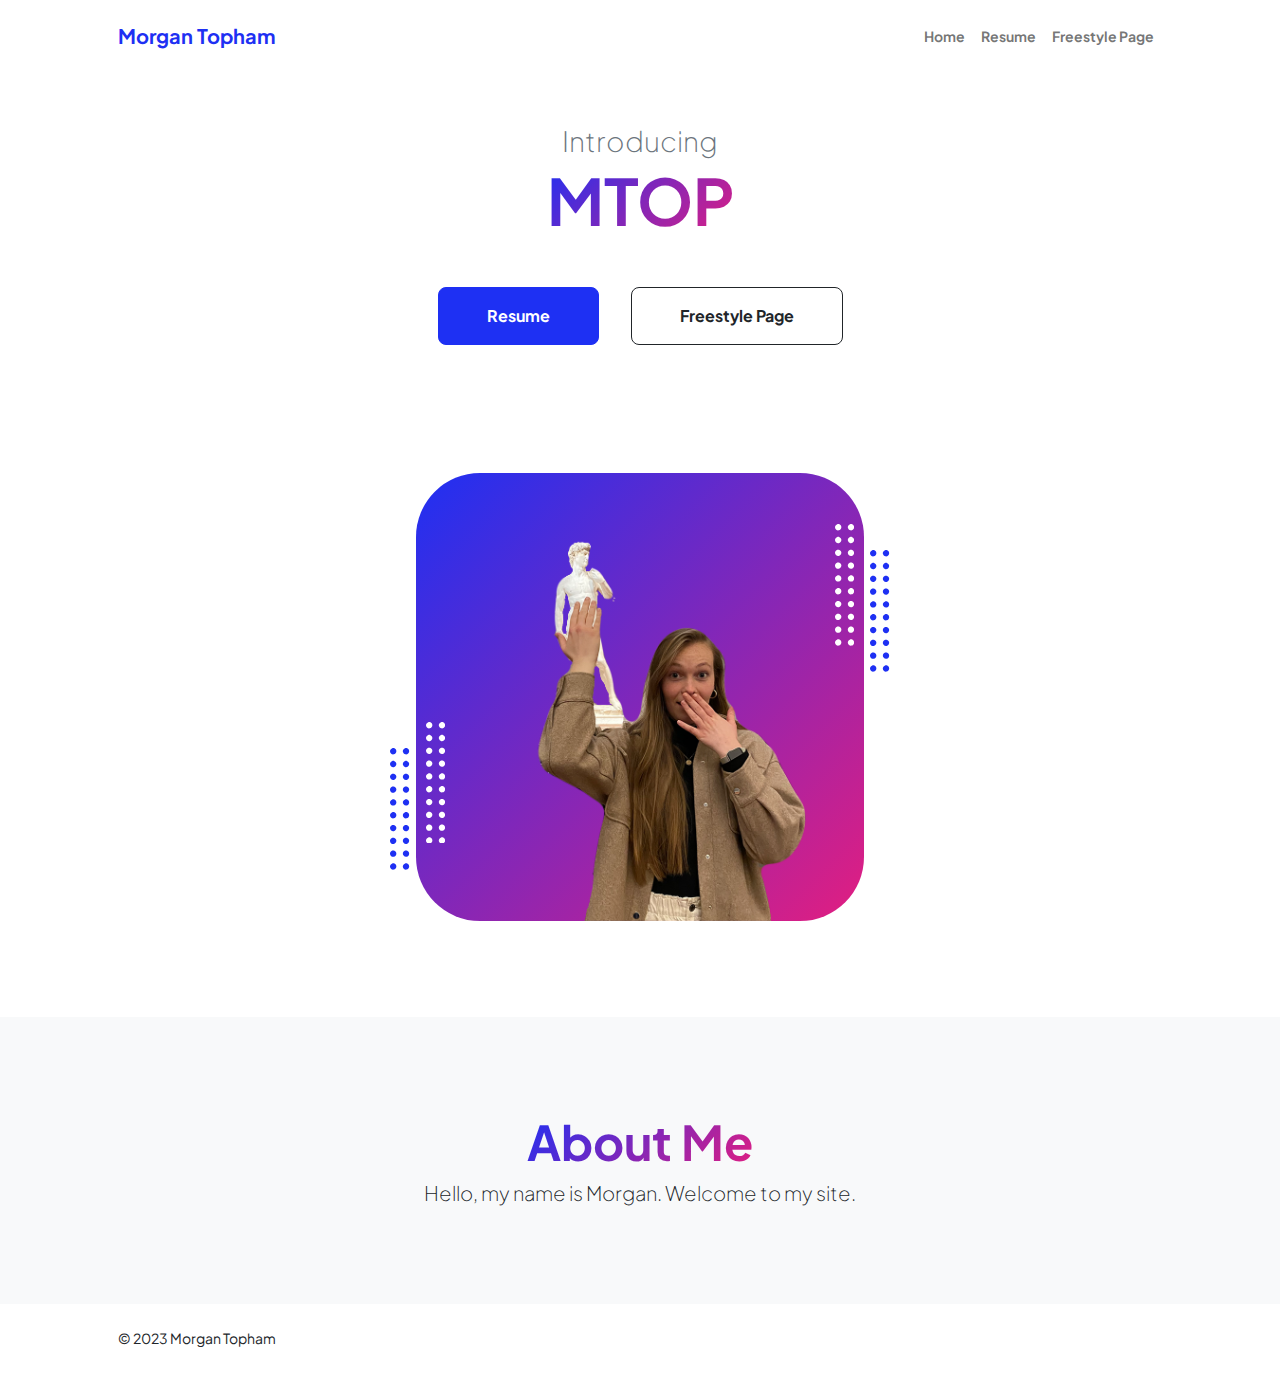
<file: index.html>
<!DOCTYPE html>
<html lang="en">
    <head>
        <meta charset="utf-8" />
        <meta name="viewport" content="width=device-width, initial-scale=1, shrink-to-fit=no" />
        <meta name="description" content="" />
        <meta name="author" content="" />
        <title>Morgan Topham</title>
        <!-- Favicon-->
        <link rel="icon" type="image/x-icon" href="assets/favicon.ico" />
        <!-- Custom Google font-->
        <link rel="preconnect" href="https://fonts.googleapis.com" />
        <link rel="preconnect" href="https://fonts.gstatic.com" crossorigin />
        <link href="https://fonts.googleapis.com/css2?family=Plus+Jakarta+Sans:wght@100;200;300;400;500;600;700;800;900&amp;display=swap" rel="stylesheet" />
        <!-- Bootstrap icons-->
        <link href="https://cdn.jsdelivr.net/npm/bootstrap-icons@1.8.1/font/bootstrap-icons.css" rel="stylesheet" />
        <!-- Core theme CSS (includes Bootstrap)-->
        <link href="css/styles.css" rel="stylesheet" />
    </head>
    <body class="d-flex flex-column h-100">
        <main class="flex-shrink-0">
            <!-- Navigation-->
            <nav class="navbar navbar-expand-lg navbar-light bg-white py-3">
                <div class="container px-5">
                    <a class="navbar-brand" href="index.html"><span class="fw-bolder text-primary">Morgan Topham</span></a>
                    <button class="navbar-toggler" type="button" data-bs-toggle="collapse" data-bs-target="#navbarSupportedContent" aria-controls="navbarSupportedContent" aria-expanded="false" aria-label="Toggle navigation"><span class="navbar-toggler-icon"></span></button>
                    <div class="collapse navbar-collapse" id="navbarSupportedContent">
                        <ul class="navbar-nav ms-auto mb-2 mb-lg-0 small fw-bolder">
                            <li class="nav-item"><a class="nav-link" href="index.html">Home</a></li>
                            <li class="nav-item"><a class="nav-link" href="resume.html">Resume</a></li>
                            <li class="nav-item"><a class="nav-link" href="fromscratch.html">Freestyle Page</a></li>
                            
                        </ul>
                    </div>
                </div>
            </nav>
            <!-- Header-->
            <header class="py-5">
                <div class="container px-5 pb-5">
                    <div class="row gx-5 align-items-center">
                        <div class="col-xxl-5">
                            <!-- Header text content-->
                            <div class="text-center text-xxl-start">
                                <div class="fs-3 fw-light text-muted">Introducing</div>
                                <h1 class="display-3 fw-bolder mb-5"><span class="text-gradient d-inline">MTOP</span></h1>
                                <div class="d-grid gap-3 d-sm-flex justify-content-sm-center justify-content-xxl-start mb-3">
                                    <a class="btn btn-primary btn-lg px-5 py-3 me-sm-3 fs-6 fw-bolder" href="resume.html">Resume</a>
                                    <a class="btn btn-outline-dark btn-lg px-5 py-3 fs-6 fw-bolder" href="fromscratch.html">Freestyle Page</a>
                                </div>
                            </div>
                        </div>
                        <div class="col-xxl-7">
                            <!-- Header profile picture-->
                            <div class="d-flex justify-content-center mt-5 mt-xxl-0">
                                <div class="profile bg-gradient-primary-to-secondary">
                                    <!-- TIP: For best results, use a photo with a transparent background like the demo example below-->
                                    <!-- Watch a tutorial on how to do this on YouTube (link)-->
                                    <img class="profile-img" src="assets/Website photo.png" alt="..." />
                                    <div class="dots-1">
                                        <!-- SVG Dots-->
                                        <svg version="1.1" xmlns="http://www.w3.org/2000/svg" xmlns:xlink="http://www.w3.org/1999/xlink" x="0px" y="0px" viewBox="0 0 191.6 1215.4" style="enable-background: new 0 0 191.6 1215.4" xml:space="preserve">
                                            <g transform="translate(0.000000,1280.000000) scale(0.100000,-0.100000)">
                                                <path d="M227.7,12788.6c-105-35-200-141-222-248c-43-206,163-412,369-369c155,32,275,190,260,339c-11,105-90,213-190,262        C383.7,12801.6,289.7,12808.6,227.7,12788.6z"></path>
                                                <path d="M1507.7,12788.6c-151-50-253-216-222-362c25-119,136-230,254-255c194-41,395,142,375,339c-11,105-90,213-190,262        C1663.7,12801.6,1569.7,12808.6,1507.7,12788.6z"></path>
                                                <path d="M227.7,11508.6c-105-35-200-141-222-248c-43-206,163-412,369-369c155,32,275,190,260,339c-11,105-90,213-190,262        C383.7,11521.6,289.7,11528.6,227.7,11508.6z"></path>
                                                <path d="M1507.7,11508.6c-151-50-253-216-222-362c25-119,136-230,254-255c194-41,395,142,375,339c-11,105-90,213-190,262        C1663.7,11521.6,1569.7,11528.6,1507.7,11508.6z"></path>
                                                <path d="M227.7,10228.6c-105-35-200-141-222-248c-43-206,163-412,369-369c155,32,275,190,260,339c-11,105-90,213-190,262        C383.7,10241.6,289.7,10248.6,227.7,10228.6z"></path>
                                                <path d="M1507.7,10228.6c-105-35-200-141-222-248c-43-206,163-412,369-369c155,32,275,190,260,339c-11,105-90,213-190,262        C1663.7,10241.6,1569.7,10248.6,1507.7,10228.6z"></path>
                                                <path d="M227.7,8948.6c-105-35-200-141-222-248c-43-206,163-412,369-369c155,32,275,190,260,339c-11,105-90,213-190,262        C383.7,8961.6,289.7,8968.6,227.7,8948.6z"></path>
                                                <path d="M1507.7,8948.6c-105-35-200-141-222-248c-43-206,163-412,369-369c155,32,275,190,260,339c-11,105-90,213-190,262        C1663.7,8961.6,1569.7,8968.6,1507.7,8948.6z"></path>
                                                <path d="M227.7,7668.6c-105-35-200-141-222-248c-43-206,163-412,369-369c155,32,275,190,260,339c-11,105-90,213-190,262        C383.7,7681.6,289.7,7688.6,227.7,7668.6z"></path>
                                                <path d="M1507.7,7668.6c-105-35-200-141-222-248c-43-206,163-412,369-369c155,32,275,190,260,339c-11,105-90,213-190,262        C1663.7,7681.6,1569.7,7688.6,1507.7,7668.6z"></path>
                                                <path d="M227.7,6388.6c-105-35-200-141-222-248c-43-206,163-412,369-369c155,32,275,190,260,339c-11,105-90,213-190,262        C383.7,6401.6,289.7,6408.6,227.7,6388.6z"></path>
                                                <path d="M1507.7,6388.6c-105-35-200-141-222-248c-43-206,163-412,369-369c155,32,275,190,260,339c-11,105-90,213-190,262        C1663.7,6401.6,1569.7,6408.6,1507.7,6388.6z"></path>
                                                <path d="M227.7,5108.6c-105-35-200-141-222-248c-43-206,163-412,369-369c155,32,275,190,260,339c-11,105-90,213-190,262        C383.7,5121.6,289.7,5128.6,227.7,5108.6z"></path>
                                                <path d="M1507.7,5108.6c-105-35-200-141-222-248c-43-206,163-412,369-369c155,32,275,190,260,339c-11,105-90,213-190,262        C1663.7,5121.6,1569.7,5128.6,1507.7,5108.6z"></path>
                                                <path d="M227.7,3828.6c-105-35-200-141-222-248c-43-206,163-412,369-369c155,32,275,190,260,339c-11,105-90,213-190,262        C383.7,3841.6,289.7,3848.6,227.7,3828.6z"></path>
                                                <path d="M1507.7,3828.6c-105-35-200-141-222-248c-43-206,163-412,369-369c155,32,275,190,260,339c-11,105-90,213-190,262        C1663.7,3841.6,1569.7,3848.6,1507.7,3828.6z"></path>
                                                <path d="M227.7,2548.6c-105-35-200-141-222-248c-43-206,163-412,369-369c155,32,275,190,260,339c-11,105-90,213-190,262        C383.7,2561.6,289.7,2568.6,227.7,2548.6z"></path>
                                                <path d="M1507.7,2548.6c-105-35-200-141-222-248c-43-206,163-412,369-369c155,32,275,190,260,339c-11,105-90,213-190,262        C1663.7,2561.6,1569.7,2568.6,1507.7,2548.6z"></path>
                                                <path d="M227.7,1268.6c-105-35-200-141-222-248c-43-206,163-412,369-369c155,32,275,190,260,339c-11,105-90,213-190,262        C383.7,1281.6,289.7,1288.6,227.7,1268.6z"></path>
                                                <path d="M1507.7,1268.6c-105-35-200-141-222-248c-43-206,163-412,369-369c155,32,275,190,260,339c-11,105-90,213-190,262        C1663.7,1281.6,1569.7,1288.6,1507.7,1268.6z"></path>
                                            </g>
                                        </svg>
                                        <!-- END of SVG dots-->
                                    </div>
                                    <div class="dots-2">
                                        <!-- SVG Dots-->
                                        <svg version="1.1" xmlns="http://www.w3.org/2000/svg" xmlns:xlink="http://www.w3.org/1999/xlink" x="0px" y="0px" viewBox="0 0 191.6 1215.4" style="enable-background: new 0 0 191.6 1215.4" xml:space="preserve">
                                            <g transform="translate(0.000000,1280.000000) scale(0.100000,-0.100000)">
                                                <path d="M227.7,12788.6c-105-35-200-141-222-248c-43-206,163-412,369-369c155,32,275,190,260,339c-11,105-90,213-190,262        C383.7,12801.6,289.7,12808.6,227.7,12788.6z"></path>
                                                <path d="M1507.7,12788.6c-151-50-253-216-222-362c25-119,136-230,254-255c194-41,395,142,375,339c-11,105-90,213-190,262        C1663.7,12801.6,1569.7,12808.6,1507.7,12788.6z"></path>
                                                <path d="M227.7,11508.6c-105-35-200-141-222-248c-43-206,163-412,369-369c155,32,275,190,260,339c-11,105-90,213-190,262        C383.7,11521.6,289.7,11528.6,227.7,11508.6z"></path>
                                                <path d="M1507.7,11508.6c-151-50-253-216-222-362c25-119,136-230,254-255c194-41,395,142,375,339c-11,105-90,213-190,262        C1663.7,11521.6,1569.7,11528.6,1507.7,11508.6z"></path>
                                                <path d="M227.7,10228.6c-105-35-200-141-222-248c-43-206,163-412,369-369c155,32,275,190,260,339c-11,105-90,213-190,262        C383.7,10241.6,289.7,10248.6,227.7,10228.6z"></path>
                                                <path d="M1507.7,10228.6c-105-35-200-141-222-248c-43-206,163-412,369-369c155,32,275,190,260,339c-11,105-90,213-190,262        C1663.7,10241.6,1569.7,10248.6,1507.7,10228.6z"></path>
                                                <path d="M227.7,8948.6c-105-35-200-141-222-248c-43-206,163-412,369-369c155,32,275,190,260,339c-11,105-90,213-190,262        C383.7,8961.6,289.7,8968.6,227.7,8948.6z"></path>
                                                <path d="M1507.7,8948.6c-105-35-200-141-222-248c-43-206,163-412,369-369c155,32,275,190,260,339c-11,105-90,213-190,262        C1663.7,8961.6,1569.7,8968.6,1507.7,8948.6z"></path>
                                                <path d="M227.7,7668.6c-105-35-200-141-222-248c-43-206,163-412,369-369c155,32,275,190,260,339c-11,105-90,213-190,262        C383.7,7681.6,289.7,7688.6,227.7,7668.6z"></path>
                                                <path d="M1507.7,7668.6c-105-35-200-141-222-248c-43-206,163-412,369-369c155,32,275,190,260,339c-11,105-90,213-190,262        C1663.7,7681.6,1569.7,7688.6,1507.7,7668.6z"></path>
                                                <path d="M227.7,6388.6c-105-35-200-141-222-248c-43-206,163-412,369-369c155,32,275,190,260,339c-11,105-90,213-190,262        C383.7,6401.6,289.7,6408.6,227.7,6388.6z"></path>
                                                <path d="M1507.7,6388.6c-105-35-200-141-222-248c-43-206,163-412,369-369c155,32,275,190,260,339c-11,105-90,213-190,262        C1663.7,6401.6,1569.7,6408.6,1507.7,6388.6z"></path>
                                                <path d="M227.7,5108.6c-105-35-200-141-222-248c-43-206,163-412,369-369c155,32,275,190,260,339c-11,105-90,213-190,262        C383.7,5121.6,289.7,5128.6,227.7,5108.6z"></path>
                                                <path d="M1507.7,5108.6c-105-35-200-141-222-248c-43-206,163-412,369-369c155,32,275,190,260,339c-11,105-90,213-190,262        C1663.7,5121.6,1569.7,5128.6,1507.7,5108.6z"></path>
                                                <path d="M227.7,3828.6c-105-35-200-141-222-248c-43-206,163-412,369-369c155,32,275,190,260,339c-11,105-90,213-190,262        C383.7,3841.6,289.7,3848.6,227.7,3828.6z"></path>
                                                <path d="M1507.7,3828.6c-105-35-200-141-222-248c-43-206,163-412,369-369c155,32,275,190,260,339c-11,105-90,213-190,262        C1663.7,3841.6,1569.7,3848.6,1507.7,3828.6z"></path>
                                                <path d="M227.7,2548.6c-105-35-200-141-222-248c-43-206,163-412,369-369c155,32,275,190,260,339c-11,105-90,213-190,262        C383.7,2561.6,289.7,2568.6,227.7,2548.6z"></path>
                                                <path d="M1507.7,2548.6c-105-35-200-141-222-248c-43-206,163-412,369-369c155,32,275,190,260,339c-11,105-90,213-190,262        C1663.7,2561.6,1569.7,2568.6,1507.7,2548.6z"></path>
                                                <path d="M227.7,1268.6c-105-35-200-141-222-248c-43-206,163-412,369-369c155,32,275,190,260,339c-11,105-90,213-190,262        C383.7,1281.6,289.7,1288.6,227.7,1268.6z"></path>
                                                <path d="M1507.7,1268.6c-105-35-200-141-222-248c-43-206,163-412,369-369c155,32,275,190,260,339c-11,105-90,213-190,262        C1663.7,1281.6,1569.7,1288.6,1507.7,1268.6z"></path>
                                            </g>
                                        </svg>
                                        <!-- END of SVG dots-->
                                    </div>
                                    <div class="dots-3">
                                        <!-- SVG Dots-->
                                        <svg version="1.1" xmlns="http://www.w3.org/2000/svg" xmlns:xlink="http://www.w3.org/1999/xlink" x="0px" y="0px" viewBox="0 0 191.6 1215.4" style="enable-background: new 0 0 191.6 1215.4" xml:space="preserve">
                                            <g transform="translate(0.000000,1280.000000) scale(0.100000,-0.100000)">
                                                <path d="M227.7,12788.6c-105-35-200-141-222-248c-43-206,163-412,369-369c155,32,275,190,260,339c-11,105-90,213-190,262        C383.7,12801.6,289.7,12808.6,227.7,12788.6z"></path>
                                                <path d="M1507.7,12788.6c-151-50-253-216-222-362c25-119,136-230,254-255c194-41,395,142,375,339c-11,105-90,213-190,262        C1663.7,12801.6,1569.7,12808.6,1507.7,12788.6z"></path>
                                                <path d="M227.7,11508.6c-105-35-200-141-222-248c-43-206,163-412,369-369c155,32,275,190,260,339c-11,105-90,213-190,262        C383.7,11521.6,289.7,11528.6,227.7,11508.6z"></path>
                                                <path d="M1507.7,11508.6c-151-50-253-216-222-362c25-119,136-230,254-255c194-41,395,142,375,339c-11,105-90,213-190,262        C1663.7,11521.6,1569.7,11528.6,1507.7,11508.6z"></path>
                                                <path d="M227.7,10228.6c-105-35-200-141-222-248c-43-206,163-412,369-369c155,32,275,190,260,339c-11,105-90,213-190,262        C383.7,10241.6,289.7,10248.6,227.7,10228.6z"></path>
                                                <path d="M1507.7,10228.6c-105-35-200-141-222-248c-43-206,163-412,369-369c155,32,275,190,260,339c-11,105-90,213-190,262        C1663.7,10241.6,1569.7,10248.6,1507.7,10228.6z"></path>
                                                <path d="M227.7,8948.6c-105-35-200-141-222-248c-43-206,163-412,369-369c155,32,275,190,260,339c-11,105-90,213-190,262        C383.7,8961.6,289.7,8968.6,227.7,8948.6z"></path>
                                                <path d="M1507.7,8948.6c-105-35-200-141-222-248c-43-206,163-412,369-369c155,32,275,190,260,339c-11,105-90,213-190,262        C1663.7,8961.6,1569.7,8968.6,1507.7,8948.6z"></path>
                                                <path d="M227.7,7668.6c-105-35-200-141-222-248c-43-206,163-412,369-369c155,32,275,190,260,339c-11,105-90,213-190,262        C383.7,7681.6,289.7,7688.6,227.7,7668.6z"></path>
                                                <path d="M1507.7,7668.6c-105-35-200-141-222-248c-43-206,163-412,369-369c155,32,275,190,260,339c-11,105-90,213-190,262        C1663.7,7681.6,1569.7,7688.6,1507.7,7668.6z"></path>
                                                <path d="M227.7,6388.6c-105-35-200-141-222-248c-43-206,163-412,369-369c155,32,275,190,260,339c-11,105-90,213-190,262        C383.7,6401.6,289.7,6408.6,227.7,6388.6z"></path>
                                                <path d="M1507.7,6388.6c-105-35-200-141-222-248c-43-206,163-412,369-369c155,32,275,190,260,339c-11,105-90,213-190,262        C1663.7,6401.6,1569.7,6408.6,1507.7,6388.6z"></path>
                                                <path d="M227.7,5108.6c-105-35-200-141-222-248c-43-206,163-412,369-369c155,32,275,190,260,339c-11,105-90,213-190,262        C383.7,5121.6,289.7,5128.6,227.7,5108.6z"></path>
                                                <path d="M1507.7,5108.6c-105-35-200-141-222-248c-43-206,163-412,369-369c155,32,275,190,260,339c-11,105-90,213-190,262        C1663.7,5121.6,1569.7,5128.6,1507.7,5108.6z"></path>
                                                <path d="M227.7,3828.6c-105-35-200-141-222-248c-43-206,163-412,369-369c155,32,275,190,260,339c-11,105-90,213-190,262        C383.7,3841.6,289.7,3848.6,227.7,3828.6z"></path>
                                                <path d="M1507.7,3828.6c-105-35-200-141-222-248c-43-206,163-412,369-369c155,32,275,190,260,339c-11,105-90,213-190,262        C1663.7,3841.6,1569.7,3848.6,1507.7,3828.6z"></path>
                                                <path d="M227.7,2548.6c-105-35-200-141-222-248c-43-206,163-412,369-369c155,32,275,190,260,339c-11,105-90,213-190,262        C383.7,2561.6,289.7,2568.6,227.7,2548.6z"></path>
                                                <path d="M1507.7,2548.6c-105-35-200-141-222-248c-43-206,163-412,369-369c155,32,275,190,260,339c-11,105-90,213-190,262        C1663.7,2561.6,1569.7,2568.6,1507.7,2548.6z"></path>
                                                <path d="M227.7,1268.6c-105-35-200-141-222-248c-43-206,163-412,369-369c155,32,275,190,260,339c-11,105-90,213-190,262        C383.7,1281.6,289.7,1288.6,227.7,1268.6z"></path>
                                                <path d="M1507.7,1268.6c-105-35-200-141-222-248c-43-206,163-412,369-369c155,32,275,190,260,339c-11,105-90,213-190,262        C1663.7,1281.6,1569.7,1288.6,1507.7,1268.6z"></path>
                                            </g>
                                        </svg>
                                        <!-- END of SVG dots-->
                                    </div>
                                    <div class="dots-4">
                                        <!-- SVG Dots-->
                                        <svg version="1.1" xmlns="http://www.w3.org/2000/svg" xmlns:xlink="http://www.w3.org/1999/xlink" x="0px" y="0px" viewBox="0 0 191.6 1215.4" style="enable-background: new 0 0 191.6 1215.4" xml:space="preserve">
                                            <g transform="translate(0.000000,1280.000000) scale(0.100000,-0.100000)">
                                                <path d="M227.7,12788.6c-105-35-200-141-222-248c-43-206,163-412,369-369c155,32,275,190,260,339c-11,105-90,213-190,262        C383.7,12801.6,289.7,12808.6,227.7,12788.6z"></path>
                                                <path d="M1507.7,12788.6c-151-50-253-216-222-362c25-119,136-230,254-255c194-41,395,142,375,339c-11,105-90,213-190,262        C1663.7,12801.6,1569.7,12808.6,1507.7,12788.6z"></path>
                                                <path d="M227.7,11508.6c-105-35-200-141-222-248c-43-206,163-412,369-369c155,32,275,190,260,339c-11,105-90,213-190,262        C383.7,11521.6,289.7,11528.6,227.7,11508.6z"></path>
                                                <path d="M1507.7,11508.6c-151-50-253-216-222-362c25-119,136-230,254-255c194-41,395,142,375,339c-11,105-90,213-190,262        C1663.7,11521.6,1569.7,11528.6,1507.7,11508.6z"></path>
                                                <path d="M227.7,10228.6c-105-35-200-141-222-248c-43-206,163-412,369-369c155,32,275,190,260,339c-11,105-90,213-190,262        C383.7,10241.6,289.7,10248.6,227.7,10228.6z"></path>
                                                <path d="M1507.7,10228.6c-105-35-200-141-222-248c-43-206,163-412,369-369c155,32,275,190,260,339c-11,105-90,213-190,262        C1663.7,10241.6,1569.7,10248.6,1507.7,10228.6z"></path>
                                                <path d="M227.7,8948.6c-105-35-200-141-222-248c-43-206,163-412,369-369c155,32,275,190,260,339c-11,105-90,213-190,262        C383.7,8961.6,289.7,8968.6,227.7,8948.6z"></path>
                                                <path d="M1507.7,8948.6c-105-35-200-141-222-248c-43-206,163-412,369-369c155,32,275,190,260,339c-11,105-90,213-190,262        C1663.7,8961.6,1569.7,8968.6,1507.7,8948.6z"></path>
                                                <path d="M227.7,7668.6c-105-35-200-141-222-248c-43-206,163-412,369-369c155,32,275,190,260,339c-11,105-90,213-190,262        C383.7,7681.6,289.7,7688.6,227.7,7668.6z"></path>
                                                <path d="M1507.7,7668.6c-105-35-200-141-222-248c-43-206,163-412,369-369c155,32,275,190,260,339c-11,105-90,213-190,262        C1663.7,7681.6,1569.7,7688.6,1507.7,7668.6z"></path>
                                                <path d="M227.7,6388.6c-105-35-200-141-222-248c-43-206,163-412,369-369c155,32,275,190,260,339c-11,105-90,213-190,262        C383.7,6401.6,289.7,6408.6,227.7,6388.6z"></path>
                                                <path d="M1507.7,6388.6c-105-35-200-141-222-248c-43-206,163-412,369-369c155,32,275,190,260,339c-11,105-90,213-190,262        C1663.7,6401.6,1569.7,6408.6,1507.7,6388.6z"></path>
                                                <path d="M227.7,5108.6c-105-35-200-141-222-248c-43-206,163-412,369-369c155,32,275,190,260,339c-11,105-90,213-190,262        C383.7,5121.6,289.7,5128.6,227.7,5108.6z"></path>
                                                <path d="M1507.7,5108.6c-105-35-200-141-222-248c-43-206,163-412,369-369c155,32,275,190,260,339c-11,105-90,213-190,262        C1663.7,5121.6,1569.7,5128.6,1507.7,5108.6z"></path>
                                                <path d="M227.7,3828.6c-105-35-200-141-222-248c-43-206,163-412,369-369c155,32,275,190,260,339c-11,105-90,213-190,262        C383.7,3841.6,289.7,3848.6,227.7,3828.6z"></path>
                                                <path d="M1507.7,3828.6c-105-35-200-141-222-248c-43-206,163-412,369-369c155,32,275,190,260,339c-11,105-90,213-190,262        C1663.7,3841.6,1569.7,3848.6,1507.7,3828.6z"></path>
                                                <path d="M227.7,2548.6c-105-35-200-141-222-248c-43-206,163-412,369-369c155,32,275,190,260,339c-11,105-90,213-190,262        C383.7,2561.6,289.7,2568.6,227.7,2548.6z"></path>
                                                <path d="M1507.7,2548.6c-105-35-200-141-222-248c-43-206,163-412,369-369c155,32,275,190,260,339c-11,105-90,213-190,262        C1663.7,2561.6,1569.7,2568.6,1507.7,2548.6z"></path>
                                                <path d="M227.7,1268.6c-105-35-200-141-222-248c-43-206,163-412,369-369c155,32,275,190,260,339c-11,105-90,213-190,262        C383.7,1281.6,289.7,1288.6,227.7,1268.6z"></path>
                                                <path d="M1507.7,1268.6c-105-35-200-141-222-248c-43-206,163-412,369-369c155,32,275,190,260,339c-11,105-90,213-190,262        C1663.7,1281.6,1569.7,1288.6,1507.7,1268.6z"></path>
                                            </g>
                                        </svg>
                                        <!-- END of SVG dots-->
                                    </div>
                                </div>
                            </div>
                        </div>
                    </div>
                </div>
            </header>
            <!-- About Section-->
            <section class="bg-light py-5">
                <div class="container px-5">
                    <div class="row gx-5 justify-content-center">
                        <div class="col-xxl-8">
                            <div class="text-center my-5">
                                <h2 class="display-5 fw-bolder"><span class="text-gradient d-inline">About Me</span></h2>
                                <p class="lead fw-light mb-4">Hello, my name is Morgan. Welcome to my site.</p>
                            </div>
                        </div>
                    </div>
                </div>
            </section>
        </main>
        <!-- Footer-->
        <footer class="bg-white py-4 mt-auto">
            <div class="container px-5">
                <div class="row align-items-center justify-content-between flex-column flex-sm-row">
                    <div class="col-auto"><div class="small m-0">&copy; 2023 Morgan Topham</div></div>
            
                </div>
            </div>
        </footer>
        <!-- Bootstrap core JS-->
        <script src="https://cdn.jsdelivr.net/npm/bootstrap@5.2.3/dist/js/bootstrap.bundle.min.js"></script>
        <!-- Core theme JS-->
        <script src="js/scripts.js"></script>
    </body>
</html>
</file>
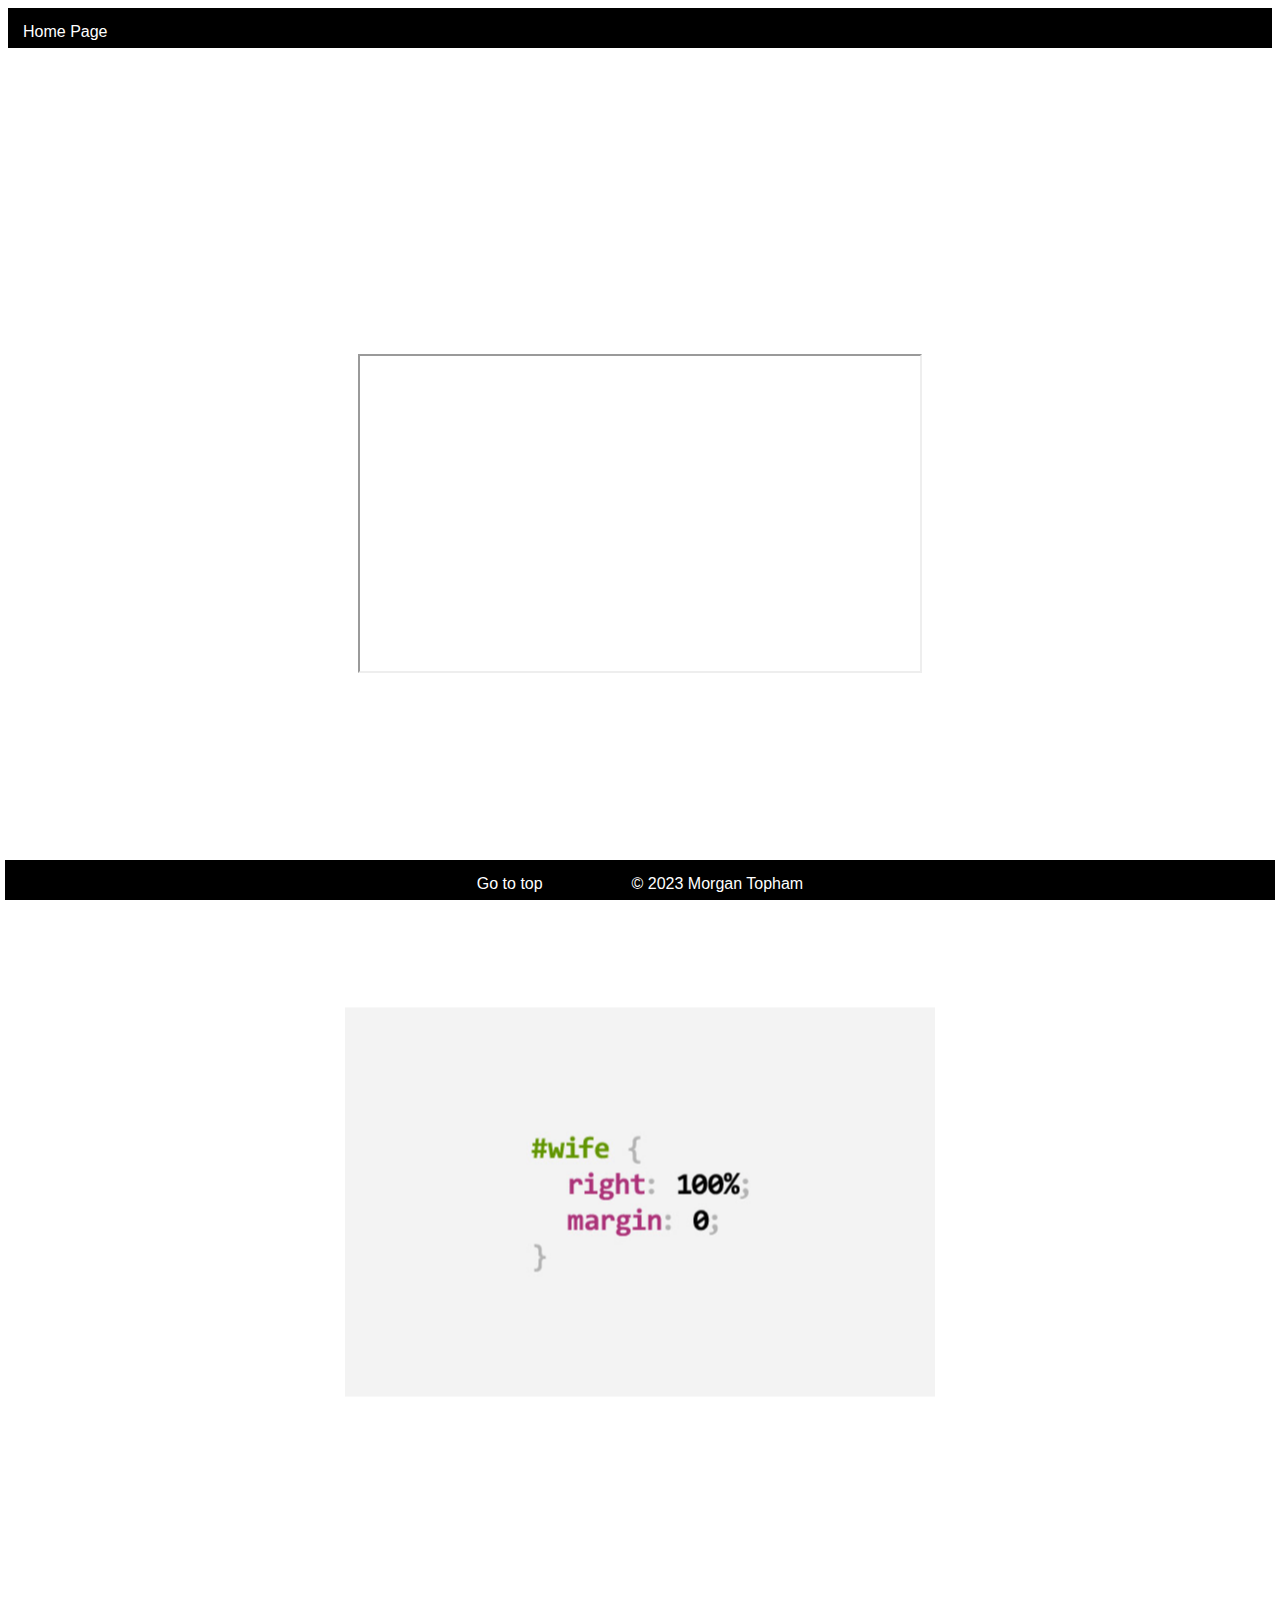
<file: fromscratch.html>
<!DOCTYPE html>
<html lang="en">
<head>
    <meta charset="UTF-8">
    <meta http-equiv="X-UA-Compatible" content="IE=edge">
    <meta name="viewport" content="width=device-width, initial-scale=1.0">
    <title>Morgan Freestyle Page</title>
        <link rel="stylesheet" type="text/css" href="css/fromscratchstyles.css"
</head>
<body class="main"> 
    <!--Home page navigation-->
    <div class="header" id="toppage">
        <a href="index.html">Home Page</a>
        <style>
            a:link {
              color: white; 
              background-color: transparent; 
              text-decoration: none;
            }
            
            a:visited {
              color: pink;
              background-color: transparent;
              text-decoration: none;
            }
            
            a:hover {
              color:lightsalmon;
              background-color: transparent;
              text-decoration: underline;
            }
            
            a:active {
              color:plum;
              background-color: transparent;
              text-decoration: underline;
            }
            </style>
    </div>
    <!--Title-->
    <div class="title">
        <h1>Welcome to my Freestyle Page</h1>
    </div>
    </div>
    <!-- Unordered list embedded in ordered list-->
    <div class="header1">
        <h2>Best songs to play on the tin whistle</h2>
        <ol class="P">
            <li class="P">Concerning Hobbits</li>
            <ul>
                <li>A classic. Must know for any tin whistle player.</li>
            </ul>
            <li>How to Train your Dragon Theme</li>
            <ul>
                <li>Really fast finger movements but a spiritual expereince. Don't underestimate.</li>
            </ul>
            <li>Oogway Ascends</li>
            <ul>
             <li>Brings tears to my eyes. </li>
            </ul>
        </ol>
    </div>
    <br>
    <br>
    <br> <!--Darcy-->
    <div class="video">
        <iframe width="560" height="315" 
        src="https://www.youtube.com/embed/b2Z_LEa5TsE"
        alt="Darcy hand flex (swoon)">
    </iframe>
    <br>
    <br>
    <br>
<!-- Tableau Dashboard Live-->
<div class='tableauPlaceholder' id='viz1682438632743' style='position: relative'>
    <noscript>
        <a href='#'><img alt='Is Your County Obese?Select your county to see how it compares with other counties in the country' 
            src='https:&#47;&#47;public.tableau.com&#47;static&#47;images&#47;Ob&#47;ObesityDashboard_16824385688140&#47;Obesity&#47;1_rss.png' 
            style='border: none' /></a>
    </noscript>
    <object 
        class='tableauViz'  style='display:none;'>
        <param name='host_url' value='https%3A%2F%2Fpublic.tableau.com%2F' /> 
        <param name='embed_code_version' value='3' /> 
        <param name='site_root' value='' />
        <param name='name' value='ObesityDashboard_16824385688140&#47;Obesity' />
        <param name='tabs' value='no' />
        <param name='toolbar' value='yes' />
        <param name='static_image' value='https:&#47;&#47;public.tableau.com&#47;static&#47;images&#47;Ob&#47;ObesityDashboard_16824385688140&#47;Obesity&#47;1.png' /> 
        <param name='animate_transition' value='yes' />
        <param name='display_static_image' value='yes' />
        <param name='display_spinner' value='yes' />
        <param name='display_overlay' value='yes' />
        <param name='display_count' value='yes' />
        <param name='language' value='en-US' />
        <param name='filter' value='publish=yes' />
    </object></div>                
    <script type='text/javascript'>
        var divElement = document.getElementById('viz1682438632743');
        var vizElement = divElement.getElementsByTagName('object')[0];                    
        if ( divElement.offsetWidth > 800 ) { vizElement.style.width='100%';vizElement.style.height=(divElement.offsetWidth*0.75)+'px';} 
        else if ( divElement.offsetWidth > 500 ) { vizElement.style.width='100%';vizElement.style.height=(divElement.offsetWidth*0.75)+'px';} 
        else { vizElement.style.width='100%';vizElement.style.height='827px';}                     
        var scriptElement = document.createElement('script');                    
        scriptElement.src = 'https://public.tableau.com/javascripts/api/viz_v1.js';                    
        vizElement.parentNode.insertBefore(scriptElement, vizElement);                
    </script>
    <br>
    <h2>Scroll for a surprise</h2>
<!--End of Tableau Code-->
<!--Additional Image-->
<img src="assets/Screen Shot 2023-04-25 at 11.25.21 AM.png" alt="html joke" style="scale:50%;">
<br>
<!--Footer-->
    <div class="footer">
            <a href=#toppage>Go to top</a> &emsp;&emsp;&emsp;&emsp;&emsp;
            <style>
                a:link {
                  color: white; 
                  background-color: transparent; 
                  text-decoration: none;
                }
                
                a:visited {
                  color: pink;
                  background-color: transparent;
                  text-decoration: none;
                }
                
                a:hover {
                  color:lightsalmon;
                  background-color: transparent;
                  text-decoration: underline;
                }
                
                a:active {
                  color:plum;
                  background-color: transparent;
                  text-decoration: underline;
                }
                </style>
            &copy; 2023 Morgan Topham
    </div>
</body>
</html>
</file>
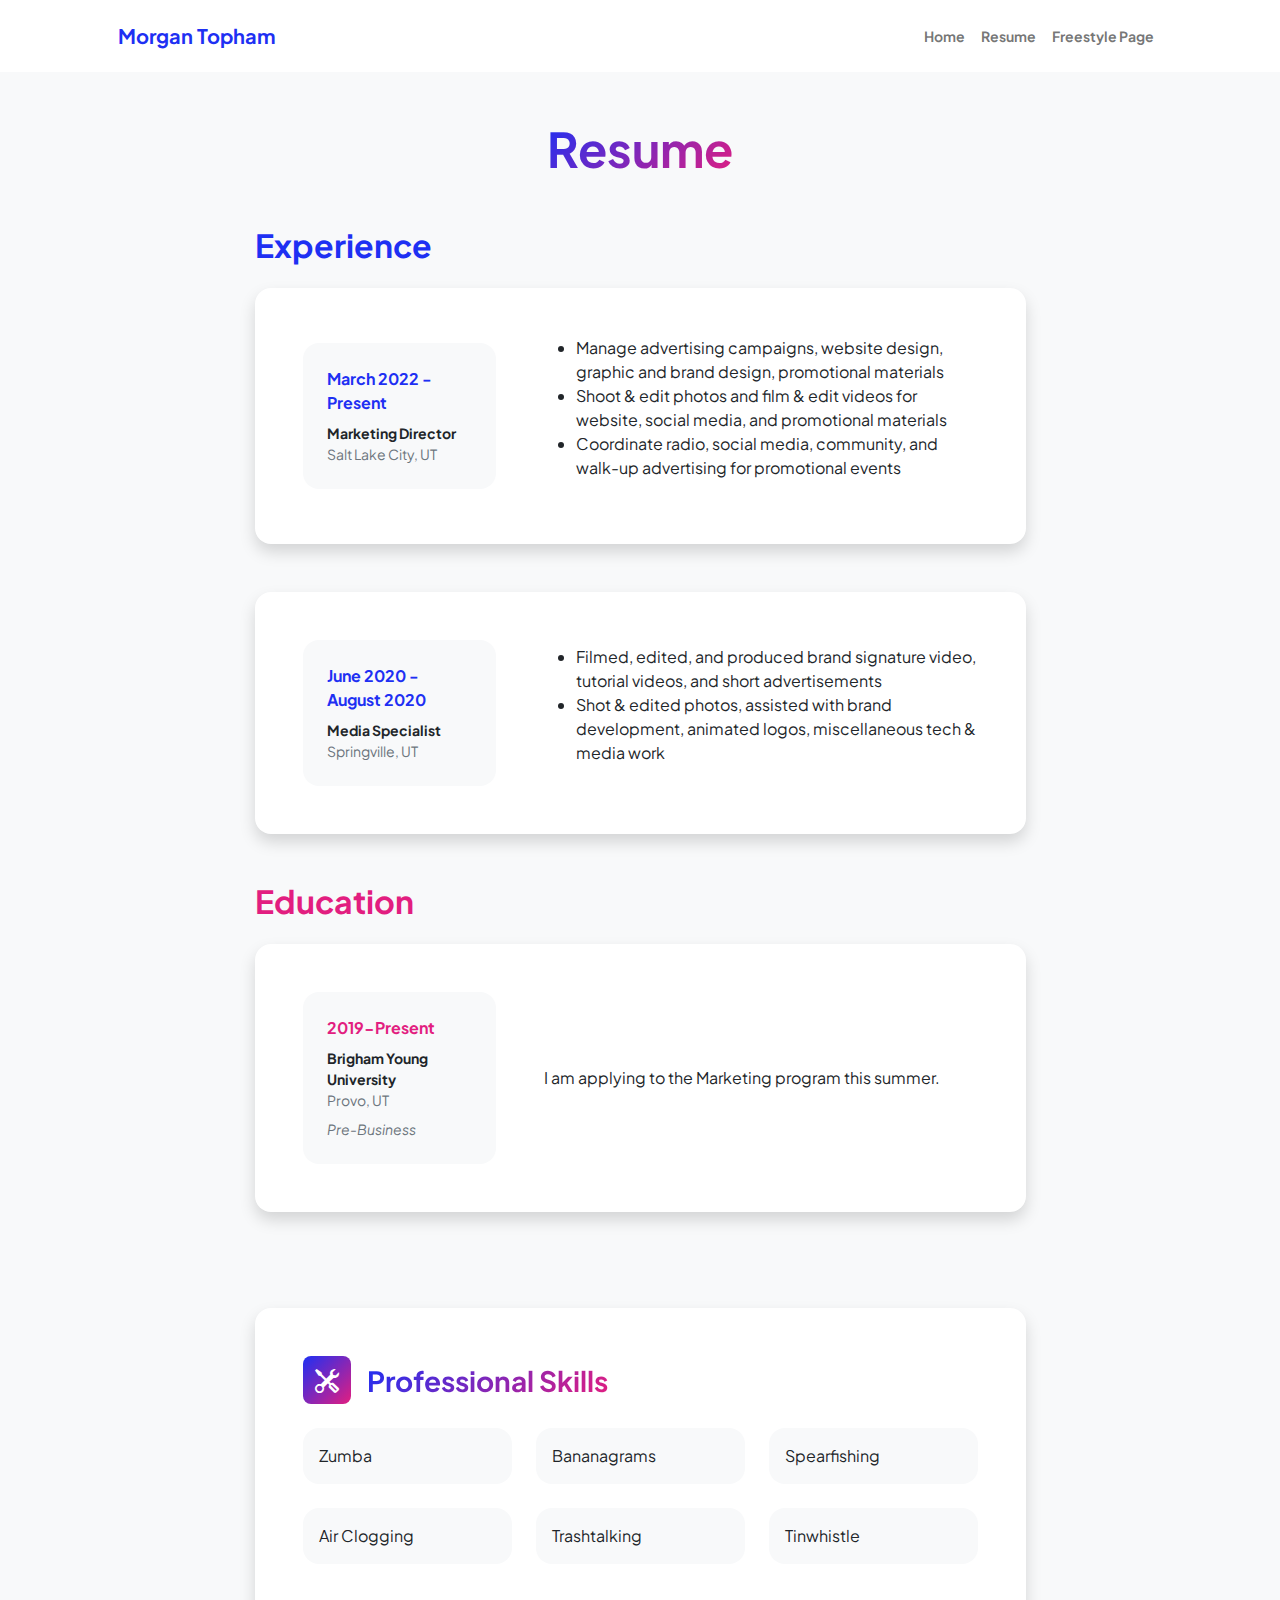
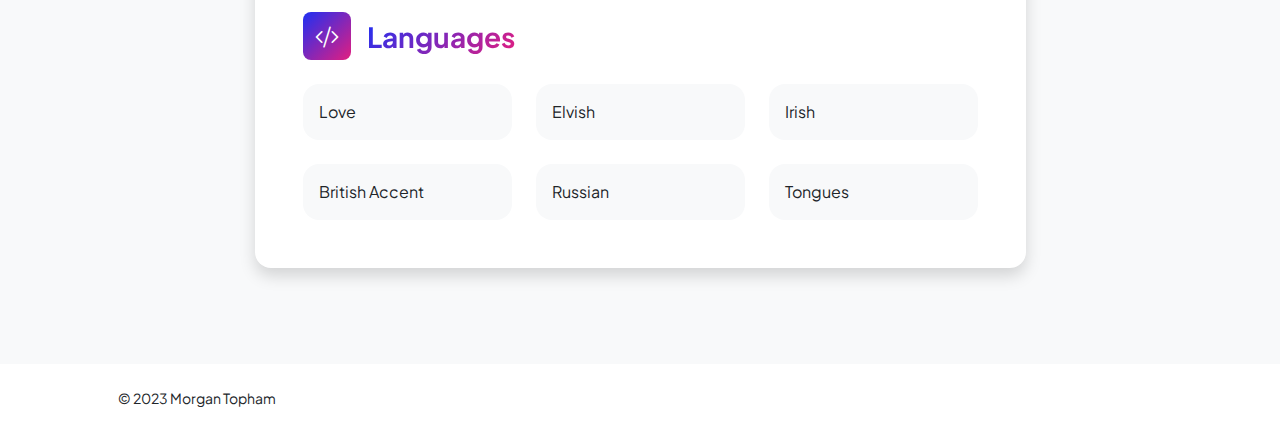
<file: resume.html>
<!DOCTYPE html>
<html lang="en">
    <head>
        <meta charset="utf-8" />
        <meta name="viewport" content="width=device-width, initial-scale=1, shrink-to-fit=no" />
        <meta name="description" content="" />
        <meta name="author" content="" />
        <title>Morgan Topham - Resume</title>
        <!-- Favicon-->
        <link rel="icon" type="image/x-icon" href="assets/favicon.ico" />
        <!-- Custom Google font-->
        <link rel="preconnect" href="https://fonts.googleapis.com" />
        <link rel="preconnect" href="https://fonts.gstatic.com" crossorigin />
        <link href="https://fonts.googleapis.com/css2?family=Plus+Jakarta+Sans:wght@100;200;300;400;500;600;700;800;900&amp;display=swap" rel="stylesheet" />
        <!-- Bootstrap icons-->
        <link href="https://cdn.jsdelivr.net/npm/bootstrap-icons@1.8.1/font/bootstrap-icons.css" rel="stylesheet" />
        <!-- Core theme CSS (includes Bootstrap)-->
        <link href="css/styles.css" rel="stylesheet" />
    </head>
    <body class="d-flex flex-column h-100 bg-light">
        <main class="flex-shrink-0">
            <!-- Navigation-->
            <nav class="navbar navbar-expand-lg navbar-light bg-white py-3">
                <div class="container px-5">
                    <a class="navbar-brand" href="index.html"><span class="fw-bolder text-primary">Morgan Topham</span></a>
                    <button class="navbar-toggler" type="button" data-bs-toggle="collapse" data-bs-target="#navbarSupportedContent" aria-controls="navbarSupportedContent" aria-expanded="false" aria-label="Toggle navigation"><span class="navbar-toggler-icon"></span></button>
                    <div class="collapse navbar-collapse" id="navbarSupportedContent">
                        <ul class="navbar-nav ms-auto mb-2 mb-lg-0 small fw-bolder">
                            <li class="nav-item"><a class="nav-link" href="index.html">Home</a></li>
                            <li class="nav-item"><a class="nav-link" href="resume.html">Resume</a></li>
                            <li class="nav-item"><a class="nav-link" href="fromscratch.html">Freestyle Page</a></li>
                        </ul>
                    </div>
                </div>
            </nav>
            <!-- Page Content-->
            <div class="container px-5 my-5">
                <div class="text-center mb-5">
                    <h1 class="display-5 fw-bolder mb-0"><span class="text-gradient d-inline">Resume</span></h1>
                </div>
                <div class="row gx-5 justify-content-center">
                    <div class="col-lg-11 col-xl-9 col-xxl-8">
                        <!-- Experience Section-->
                        <section>
                            <div class="d-flex align-items-center justify-content-between mb-4">
                                <h2 class="text-primary fw-bolder mb-0">Experience</h2>
                            </div>
                            <!-- Experience Card 1-->
                            <div class="card shadow border-0 rounded-4 mb-5">
                                <div class="card-body p-5">
                                    <div class="row align-items-center gx-5">
                                        <div class="col text-center text-lg-start mb-4 mb-lg-0">
                                            <div class="bg-light p-4 rounded-4">
                                                <div class="text-primary fw-bolder mb-2">March 2022 - Present</div>
                                                <div class="small fw-bolder">Marketing Director</div>
                                                <div class="small text-muted">Salt Lake City, UT</div>
                                            </div>
                                        </div>
                                        <div class="col-lg-8"><div> 
                                        <ul>
                                            <li>Manage advertising campaigns, website design, graphic and brand design, promotional materials</li>
                                            <li>Shoot & edit photos and film & edit videos for website, social media, and promotional materials</li>
                                            <li>Coordinate radio, social media, community, and walk-up advertising for promotional events</li>
                                        </ul>
                                            </div></div>
                                    </div>
                                </div>
                            </div>
                            <!-- Experience Card 2-->
                            <div class="card shadow border-0 rounded-4 mb-5">
                                <div class="card-body p-5">
                                    <div class="row align-items-center gx-5">
                                        <div class="col text-center text-lg-start mb-4 mb-lg-0">
                                            <div class="bg-light p-4 rounded-4">
                                                <div class="text-primary fw-bolder mb-2">June 2020 - August 2020</div>
                                                <div class="small fw-bolder">Media Specialist</div>
                                                <div class="small text-muted">Springville, UT</div>
                                            </div>
                                        </div>
                                        <div class="col-lg-8"><div>
                                            <ul>
                                                <li>Filmed, edited, and produced brand signature video, tutorial videos, and short advertisements</li>
                                                <li>Shot & edited photos, assisted with brand development, animated logos, miscellaneous tech & media work</li>
                                            </ul>
                                    </div>
                                </div>
                            </div>
                        </section>
                        <!-- Education Section-->
                        <section>
                            <h2 class="text-secondary fw-bolder mb-4">Education</h2>
                            <!-- Education Card 1-->
                            <div class="card shadow border-0 rounded-4 mb-5">
                                <div class="card-body p-5">
                                    <div class="row align-items-center gx-5">
                                        <div class="col text-center text-lg-start mb-4 mb-lg-0">
                                            <div class="bg-light p-4 rounded-4">
                                                <div class="text-secondary fw-bolder mb-2">2019-Present</div>
                                                <div class="mb-2">
                                                    <div class="small fw-bolder">Brigham Young University</div>
                                                    <div class="small text-muted">Provo, UT</div>
                                                </div>
                                                <div class="fst-italic">
                                                    <div class="small text-muted">Pre-Business</div>
                                                </div>
                                            </div>
                                        </div>
                                        <div class="col-lg-8"><div>I am applying to the Marketing program this summer.</div></div>
                                    </div>
                                </div>
                            </div>
                        <!-- Divider-->
                        <div class="pb-5"></div>
                        <!-- Skills Section-->
                        <section>
                            <!-- Skillset Card-->
                            <div class="card shadow border-0 rounded-4 mb-5">
                                <div class="card-body p-5">
                                    <!-- Professional skills list-->
                                    <div class="mb-5">
                                        <div class="d-flex align-items-center mb-4">
                                            <div class="feature bg-primary bg-gradient-primary-to-secondary text-white rounded-3 me-3"><i class="bi bi-tools"></i></div>
                                            <h3 class="fw-bolder mb-0"><span class="text-gradient d-inline">Professional Skills</span></h3>
                                        </div>
                                        <div class="row row-cols-1 row-cols-md-3 mb-4">
                                            <div class="col mb-4 mb-md-0"><div class="d-flex align-items-center bg-light rounded-4 p-3 h-100">Zumba</div></div>
                                            <div class="col mb-4 mb-md-0"><div class="d-flex align-items-center bg-light rounded-4 p-3 h-100">Bananagrams</div></div>
                                            <div class="col"><div class="d-flex align-items-center bg-light rounded-4 p-3 h-100">Spearfishing</div></div>
                                        </div>
                                        <div class="row row-cols-1 row-cols-md-3">
                                            <div class="col mb-4 mb-md-0"><div class="d-flex align-items-center bg-light rounded-4 p-3 h-100">Air Clogging</div></div>
                                            <div class="col mb-4 mb-md-0"><div class="d-flex align-items-center bg-light rounded-4 p-3 h-100">Trashtalking</div></div>
                                            <div class="col"><div class="d-flex align-items-center bg-light rounded-4 p-3 h-100">Tinwhistle</div></div>
                                        </div>
                                    </div>
                                    <!-- Languages list-->
                                    <div class="mb-0">
                                        <div class="d-flex align-items-center mb-4">
                                            <div class="feature bg-primary bg-gradient-primary-to-secondary text-white rounded-3 me-3"><i class="bi bi-code-slash"></i></div>
                                            <h3 class="fw-bolder mb-0"><span class="text-gradient d-inline">Languages</span></h3>
                                        </div>
                                        <div class="row row-cols-1 row-cols-md-3 mb-4">
                                            <div class="col mb-4 mb-md-0"><div class="d-flex align-items-center bg-light rounded-4 p-3 h-100">Love</div></div>
                                            <div class="col mb-4 mb-md-0"><div class="d-flex align-items-center bg-light rounded-4 p-3 h-100">Elvish</div></div>
                                            <div class="col"><div class="d-flex align-items-center bg-light rounded-4 p-3 h-100">Irish</div></div>
                                        </div>
                                        <div class="row row-cols-1 row-cols-md-3">
                                            <div class="col mb-4 mb-md-0"><div class="d-flex align-items-center bg-light rounded-4 p-3 h-100">British Accent</div></div>
                                            <div class="col mb-4 mb-md-0"><div class="d-flex align-items-center bg-light rounded-4 p-3 h-100">Russian</div></div>
                                            <div class="col"><div class="d-flex align-items-center bg-light rounded-4 p-3 h-100">Tongues</div></div>
                                        </div>
                                    </div>
                                </div>
                            </div>
                        </section>
                    </div>
                </div>
            </div>
        </main>
        <!-- Footer-->
        <footer class="bg-white py-4 mt-auto">
            <div class="container px-5">
                <div class="row align-items-center justify-content-between flex-column flex-sm-row">
                    <div class="col-auto"><div class="small m-0">&copy; 2023 Morgan Topham</div></div>
                
                </div>
            </div>
        </footer>
        <!-- Bootstrap core JS-->
        <script src="https://cdn.jsdelivr.net/npm/bootstrap@5.2.3/dist/js/bootstrap.bundle.min.js"></script>
        <!-- Core theme JS-->
        <script src="js/scripts.js"></script>
    </body>
</html>
</file>
<file: css/fromscratchstyles.css>
body{
        background-image: url(https://i.insider.com/5fbda03b32f2170011f71149?width=1000&format=jpeg&auto=webp);
        background-repeat:no-repeat;
        background-attachment: fixed;
        background-size: cover;
        color:#FFFFFF;
}
.main{
    font-family: sans-serif;
}
.header{
        height: 25px;
        background-color:black;
        padding-top: 15px;
        padding-left: 15px;
}
.title{
      text-align: center;  
     }

.video{
        display:flex;
        flex-direction: column;
        align-items: center;
}
.footer{
        height: 25px;
        background-color:black;
        color: white;
        text-align: center;
        position: fixed;
        bottom: 0px;
        right: 5px;
        left: 5px;
        padding-top: 15px;

}
</file>
